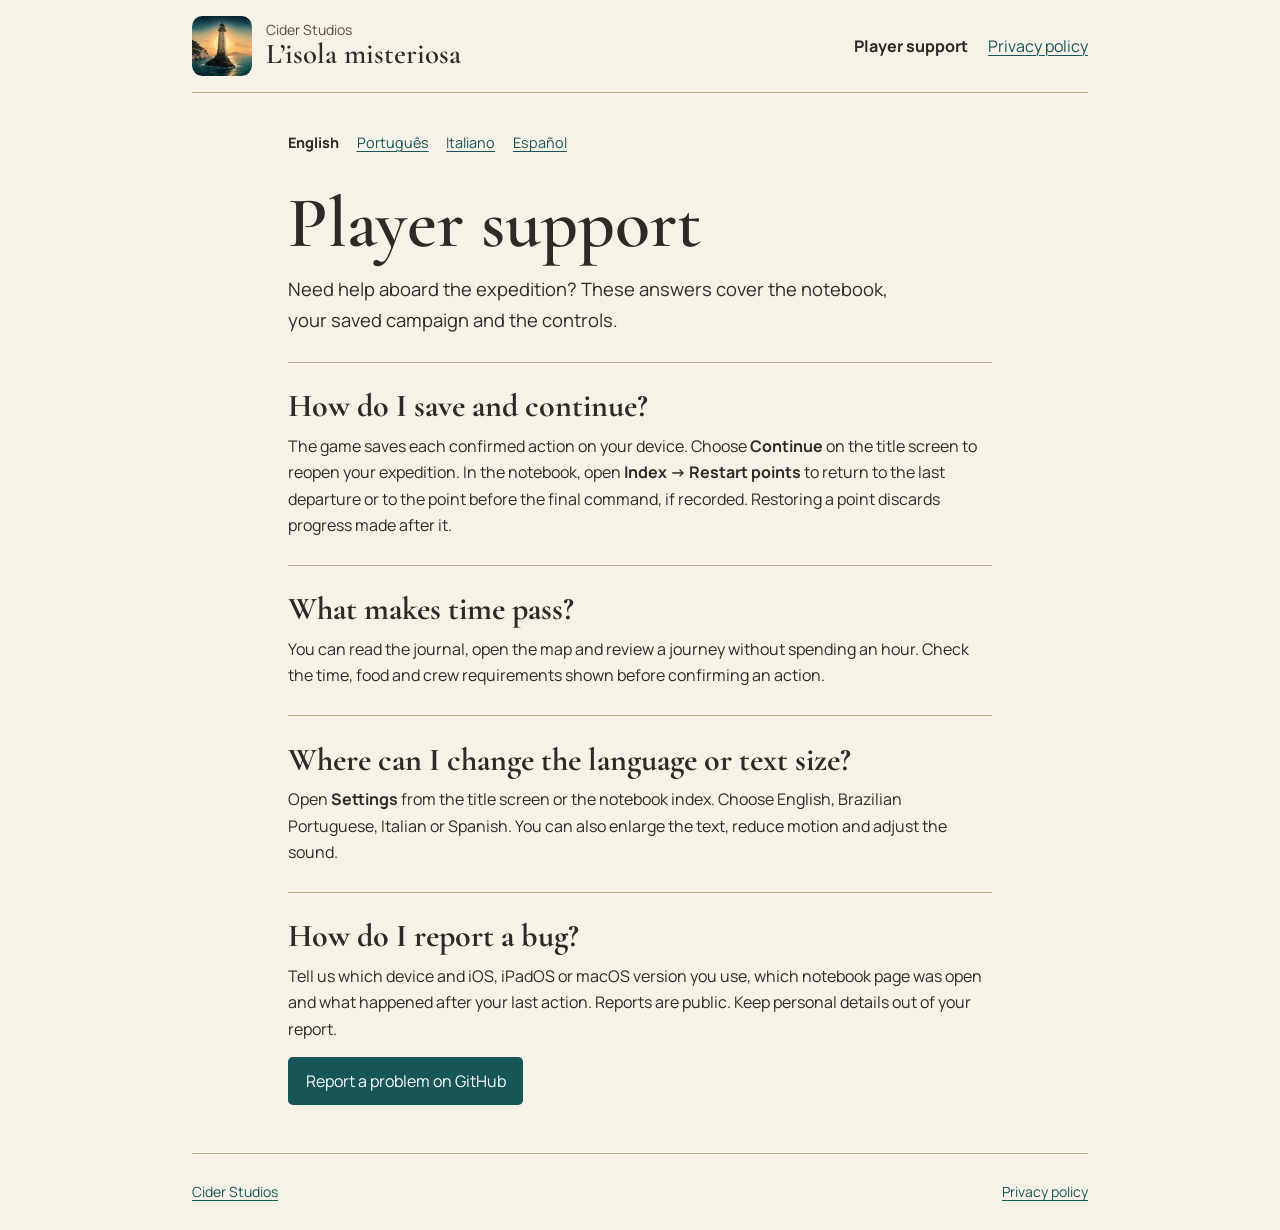
<file: index.html>
<!doctype html>
<html lang="en">
<head>
  <meta charset="utf-8">
  <meta name="viewport" content="width=device-width, initial-scale=1">
  <meta name="description" content="Need help aboard the expedition? These answers cover the notebook, your saved campaign and the controls.">
  <title>Player support · L’isola misteriosa</title>
  <link rel="canonical" href="https://ciderstudios.github.io/lisola-misteriosa-site/">
  <link rel="alternate" hreflang="en" href="https://ciderstudios.github.io/lisola-misteriosa-site/">
  <link rel="alternate" hreflang="pt-BR" href="https://ciderstudios.github.io/lisola-misteriosa-site/pt/">
  <link rel="alternate" hreflang="it" href="https://ciderstudios.github.io/lisola-misteriosa-site/it/">
  <link rel="alternate" hreflang="es" href="https://ciderstudios.github.io/lisola-misteriosa-site/es/">
  <link rel="icon" href="assets/lighthouse.png" type="image/png">
  <link rel="stylesheet" href="style.css">
</head>
<body>
  <a class="skip" href="#main">Skip to content</a>
  <header>
    <div class="brand"><img src="assets/lighthouse.png" width="60" height="60" alt=""><div><span>Cider Studios</span><strong>L’isola misteriosa</strong></div></div>
    <nav class="primary" aria-label="Navigation"><a href="index.html" aria-current="page">Player support</a><a href="privacy.html">Privacy policy</a></nav>
  </header>
  <main id="main">
    <nav class="languages" aria-label="Languages"><a lang="en" hreflang="en" href="index.html" aria-current="page">English</a><a lang="pt-BR" hreflang="pt-BR" href="pt/index.html">Português</a><a lang="it" hreflang="it" href="it/index.html">Italiano</a><a lang="es" hreflang="es" href="es/index.html">Español</a></nav>
    <h1>Player support</h1>
    <p class="intro">Need help aboard the expedition? These answers cover the notebook, your saved campaign and the controls.</p>
    
    <section>
      <h2>How do I save and continue?</h2>
      <p>The game saves each confirmed action on your device. Choose <strong>Continue</strong> on the title screen to reopen your expedition. In the notebook, open <strong>Index → Restart points</strong> to return to the last departure or to the point before the final command, if recorded. Restoring a point discards progress made after it.</p>
    </section>
    <section>
      <h2>What makes time pass?</h2>
      <p>You can read the journal, open the map and review a journey without spending an hour. Check the time, food and crew requirements shown before confirming an action.</p>
    </section>
    <section>
      <h2>Where can I change the language or text size?</h2>
      <p>Open <strong>Settings</strong> from the title screen or the notebook index. Choose English, Brazilian Portuguese, Italian or Spanish. You can also enlarge the text, reduce motion and adjust the sound.</p>
    </section>
    <section>
      <h2>How do I report a bug?</h2>
      <p>Tell us which device and iOS, iPadOS or macOS version you use, which notebook page was open and what happened after your last action. Reports are public. Keep personal details out of your report.</p>
      <p><a class="action" href="https://github.com/ciderstudios/lisola-misteriosa-site/issues/new">Report a problem on GitHub</a></p>
    </section>
  </main>
  <footer><a href="https://ciderstudios.app/">Cider Studios</a><a href="privacy.html">Privacy policy</a></footer>
</body>
</html>
</file>
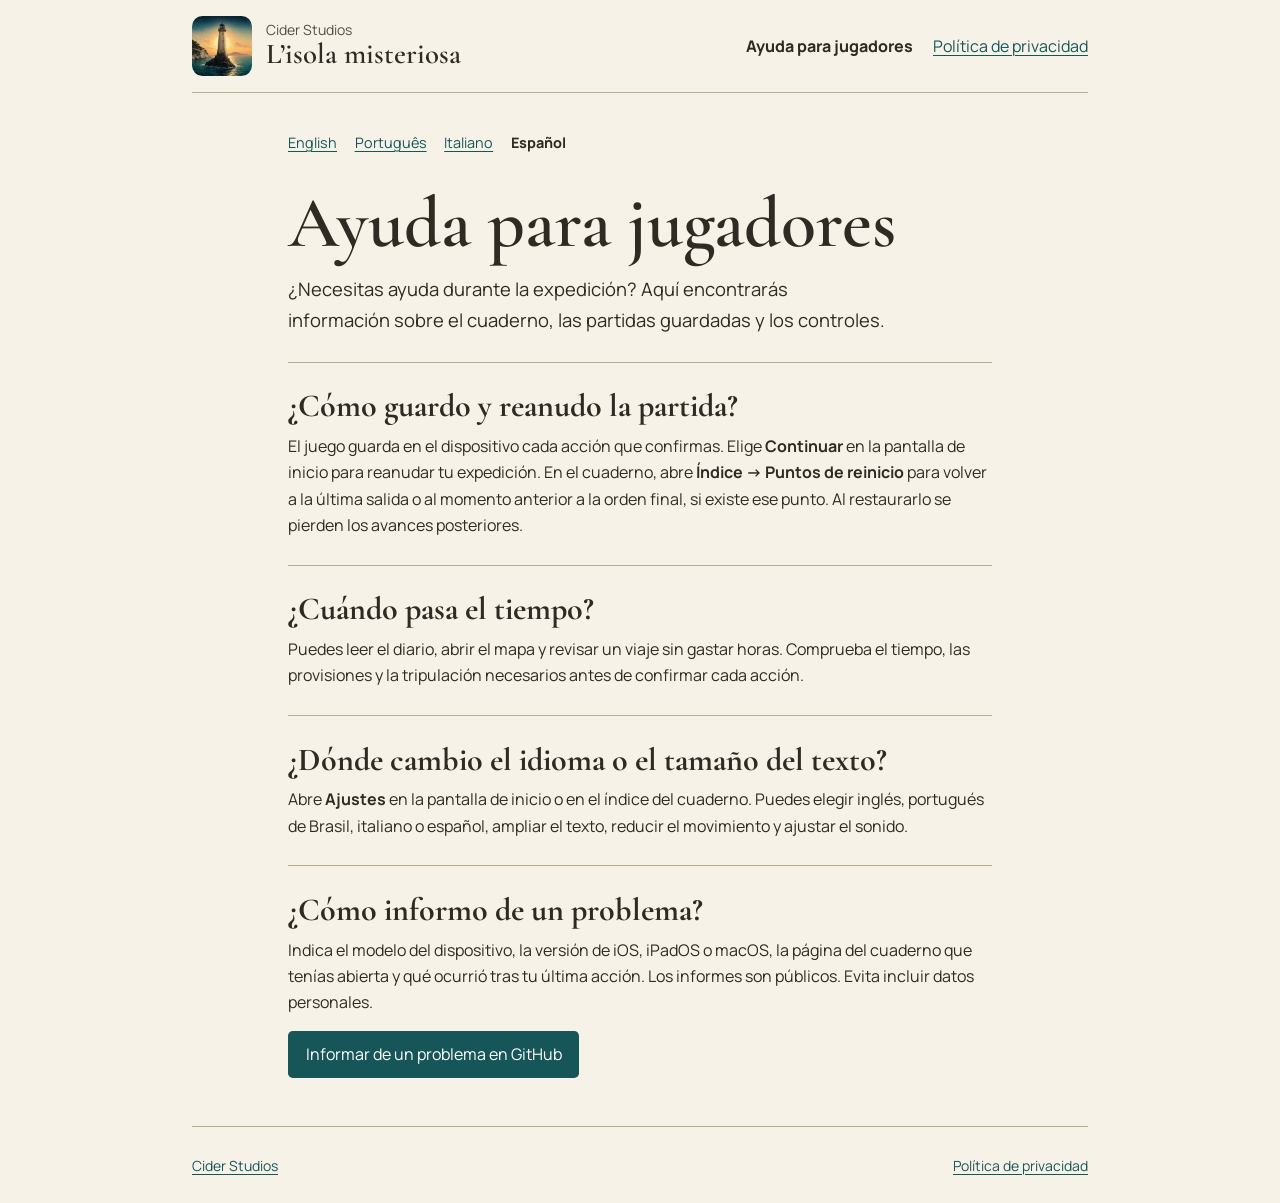
<file: es/index.html>
<!doctype html>
<html lang="es">
<head>
  <meta charset="utf-8">
  <meta name="viewport" content="width=device-width, initial-scale=1">
  <meta name="description" content="¿Necesitas ayuda durante la expedición? Aquí encontrarás información sobre el cuaderno, las partidas guardadas y los controles.">
  <title>Ayuda para jugadores · L’isola misteriosa</title>
  <link rel="canonical" href="https://ciderstudios.github.io/lisola-misteriosa-site/es/">
  <link rel="alternate" hreflang="en" href="https://ciderstudios.github.io/lisola-misteriosa-site/">
  <link rel="alternate" hreflang="pt-BR" href="https://ciderstudios.github.io/lisola-misteriosa-site/pt/">
  <link rel="alternate" hreflang="it" href="https://ciderstudios.github.io/lisola-misteriosa-site/it/">
  <link rel="alternate" hreflang="es" href="https://ciderstudios.github.io/lisola-misteriosa-site/es/">
  <link rel="icon" href="../assets/lighthouse.png" type="image/png">
  <link rel="stylesheet" href="../style.css">
</head>
<body>
  <a class="skip" href="#main">Ir al contenido</a>
  <header>
    <div class="brand"><img src="../assets/lighthouse.png" width="60" height="60" alt=""><div><span>Cider Studios</span><strong>L’isola misteriosa</strong></div></div>
    <nav class="primary" aria-label="Navegación"><a href="index.html" aria-current="page">Ayuda para jugadores</a><a href="privacy.html">Política de privacidad</a></nav>
  </header>
  <main id="main">
    <nav class="languages" aria-label="Idiomas"><a lang="en" hreflang="en" href="../index.html">English</a><a lang="pt-BR" hreflang="pt-BR" href="../pt/index.html">Português</a><a lang="it" hreflang="it" href="../it/index.html">Italiano</a><a lang="es" hreflang="es" href="../es/index.html" aria-current="page">Español</a></nav>
    <h1>Ayuda para jugadores</h1>
    <p class="intro">¿Necesitas ayuda durante la expedición? Aquí encontrarás información sobre el cuaderno, las partidas guardadas y los controles.</p>
    
    <section>
      <h2>¿Cómo guardo y reanudo la partida?</h2>
      <p>El juego guarda en el dispositivo cada acción que confirmas. Elige <strong>Continuar</strong> en la pantalla de inicio para reanudar tu expedición. En el cuaderno, abre <strong>Índice → Puntos de reinicio</strong> para volver a la última salida o al momento anterior a la orden final, si existe ese punto. Al restaurarlo se pierden los avances posteriores.</p>
    </section>
    <section>
      <h2>¿Cuándo pasa el tiempo?</h2>
      <p>Puedes leer el diario, abrir el mapa y revisar un viaje sin gastar horas. Comprueba el tiempo, las provisiones y la tripulación necesarios antes de confirmar cada acción.</p>
    </section>
    <section>
      <h2>¿Dónde cambio el idioma o el tamaño del texto?</h2>
      <p>Abre <strong>Ajustes</strong> en la pantalla de inicio o en el índice del cuaderno. Puedes elegir inglés, portugués de Brasil, italiano o español, ampliar el texto, reducir el movimiento y ajustar el sonido.</p>
    </section>
    <section>
      <h2>¿Cómo informo de un problema?</h2>
      <p>Indica el modelo del dispositivo, la versión de iOS, iPadOS o macOS, la página del cuaderno que tenías abierta y qué ocurrió tras tu última acción. Los informes son públicos. Evita incluir datos personales.</p>
      <p><a class="action" href="https://github.com/ciderstudios/lisola-misteriosa-site/issues/new">Informar de un problema en GitHub</a></p>
    </section>
  </main>
  <footer><a href="https://ciderstudios.app/">Cider Studios</a><a href="privacy.html">Política de privacidad</a></footer>
</body>
</html>
</file>
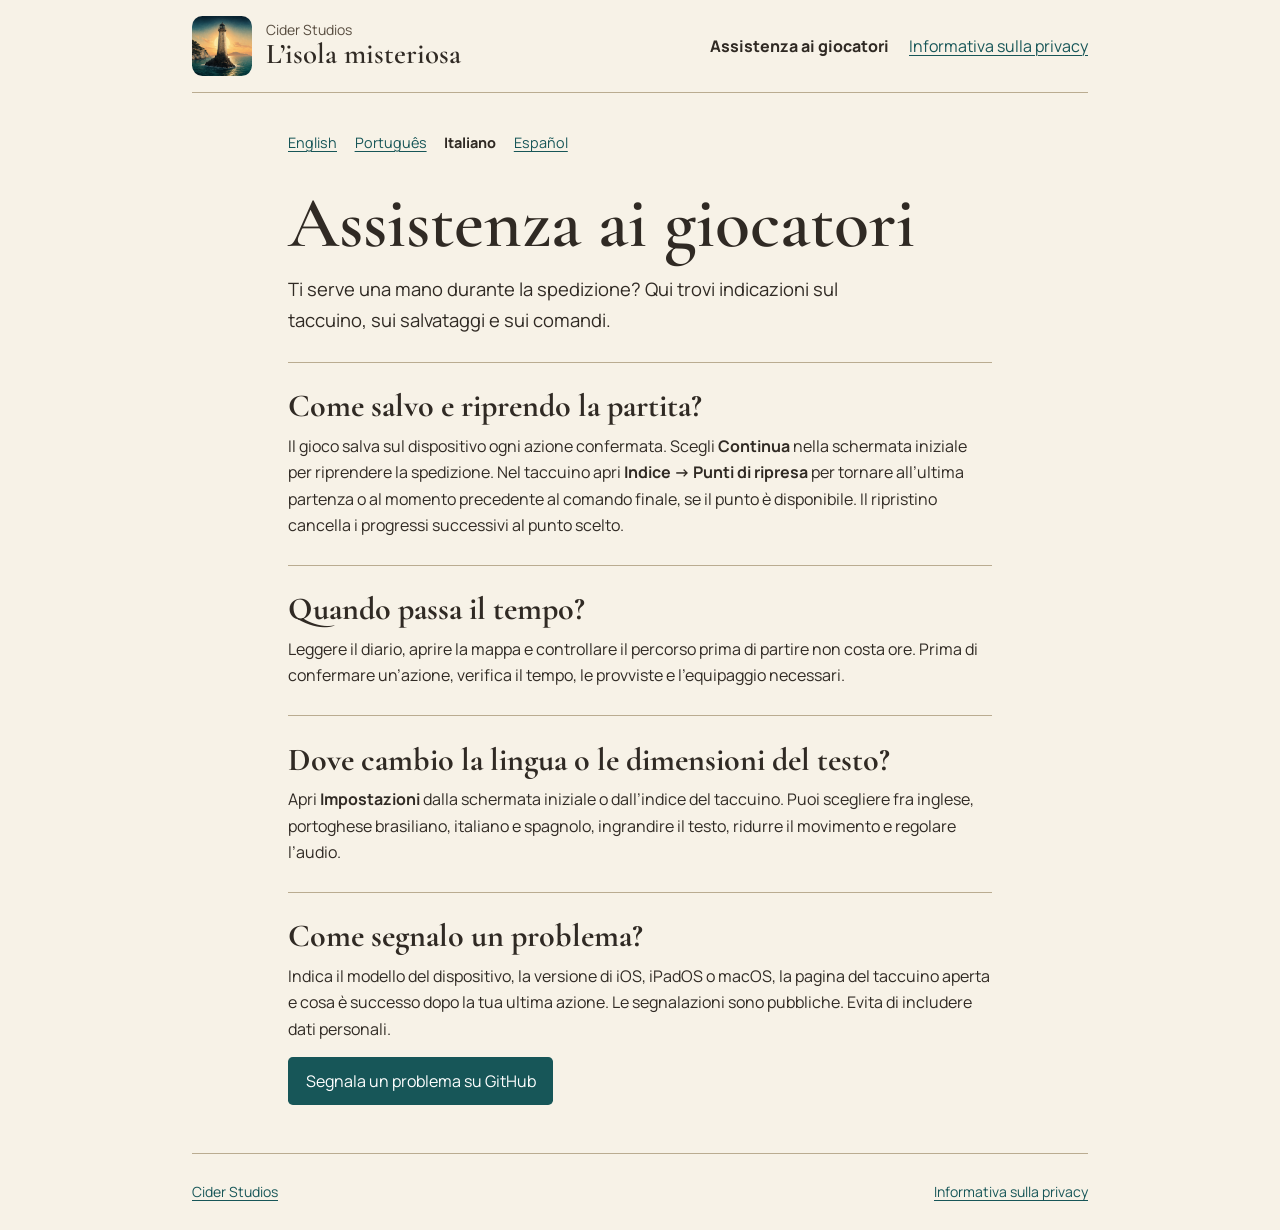
<file: it/index.html>
<!doctype html>
<html lang="it">
<head>
  <meta charset="utf-8">
  <meta name="viewport" content="width=device-width, initial-scale=1">
  <meta name="description" content="Ti serve una mano durante la spedizione? Qui trovi indicazioni sul taccuino, sui salvataggi e sui comandi.">
  <title>Assistenza ai giocatori · L’isola misteriosa</title>
  <link rel="canonical" href="https://ciderstudios.github.io/lisola-misteriosa-site/it/">
  <link rel="alternate" hreflang="en" href="https://ciderstudios.github.io/lisola-misteriosa-site/">
  <link rel="alternate" hreflang="pt-BR" href="https://ciderstudios.github.io/lisola-misteriosa-site/pt/">
  <link rel="alternate" hreflang="it" href="https://ciderstudios.github.io/lisola-misteriosa-site/it/">
  <link rel="alternate" hreflang="es" href="https://ciderstudios.github.io/lisola-misteriosa-site/es/">
  <link rel="icon" href="../assets/lighthouse.png" type="image/png">
  <link rel="stylesheet" href="../style.css">
</head>
<body>
  <a class="skip" href="#main">Vai al contenuto</a>
  <header>
    <div class="brand"><img src="../assets/lighthouse.png" width="60" height="60" alt=""><div><span>Cider Studios</span><strong>L’isola misteriosa</strong></div></div>
    <nav class="primary" aria-label="Navigazione"><a href="index.html" aria-current="page">Assistenza ai giocatori</a><a href="privacy.html">Informativa sulla privacy</a></nav>
  </header>
  <main id="main">
    <nav class="languages" aria-label="Lingue"><a lang="en" hreflang="en" href="../index.html">English</a><a lang="pt-BR" hreflang="pt-BR" href="../pt/index.html">Português</a><a lang="it" hreflang="it" href="../it/index.html" aria-current="page">Italiano</a><a lang="es" hreflang="es" href="../es/index.html">Español</a></nav>
    <h1>Assistenza ai giocatori</h1>
    <p class="intro">Ti serve una mano durante la spedizione? Qui trovi indicazioni sul taccuino, sui salvataggi e sui comandi.</p>
    
    <section>
      <h2>Come salvo e riprendo la partita?</h2>
      <p>Il gioco salva sul dispositivo ogni azione confermata. Scegli <strong>Continua</strong> nella schermata iniziale per riprendere la spedizione. Nel taccuino apri <strong>Indice → Punti di ripresa</strong> per tornare all’ultima partenza o al momento precedente al comando finale, se il punto è disponibile. Il ripristino cancella i progressi successivi al punto scelto.</p>
    </section>
    <section>
      <h2>Quando passa il tempo?</h2>
      <p>Leggere il diario, aprire la mappa e controllare il percorso prima di partire non costa ore. Prima di confermare un’azione, verifica il tempo, le provviste e l’equipaggio necessari.</p>
    </section>
    <section>
      <h2>Dove cambio la lingua o le dimensioni del testo?</h2>
      <p>Apri <strong>Impostazioni</strong> dalla schermata iniziale o dall’indice del taccuino. Puoi scegliere fra inglese, portoghese brasiliano, italiano e spagnolo, ingrandire il testo, ridurre il movimento e regolare l’audio.</p>
    </section>
    <section>
      <h2>Come segnalo un problema?</h2>
      <p>Indica il modello del dispositivo, la versione di iOS, iPadOS o macOS, la pagina del taccuino aperta e cosa è successo dopo la tua ultima azione. Le segnalazioni sono pubbliche. Evita di includere dati personali.</p>
      <p><a class="action" href="https://github.com/ciderstudios/lisola-misteriosa-site/issues/new">Segnala un problema su GitHub</a></p>
    </section>
  </main>
  <footer><a href="https://ciderstudios.app/">Cider Studios</a><a href="privacy.html">Informativa sulla privacy</a></footer>
</body>
</html>
</file>
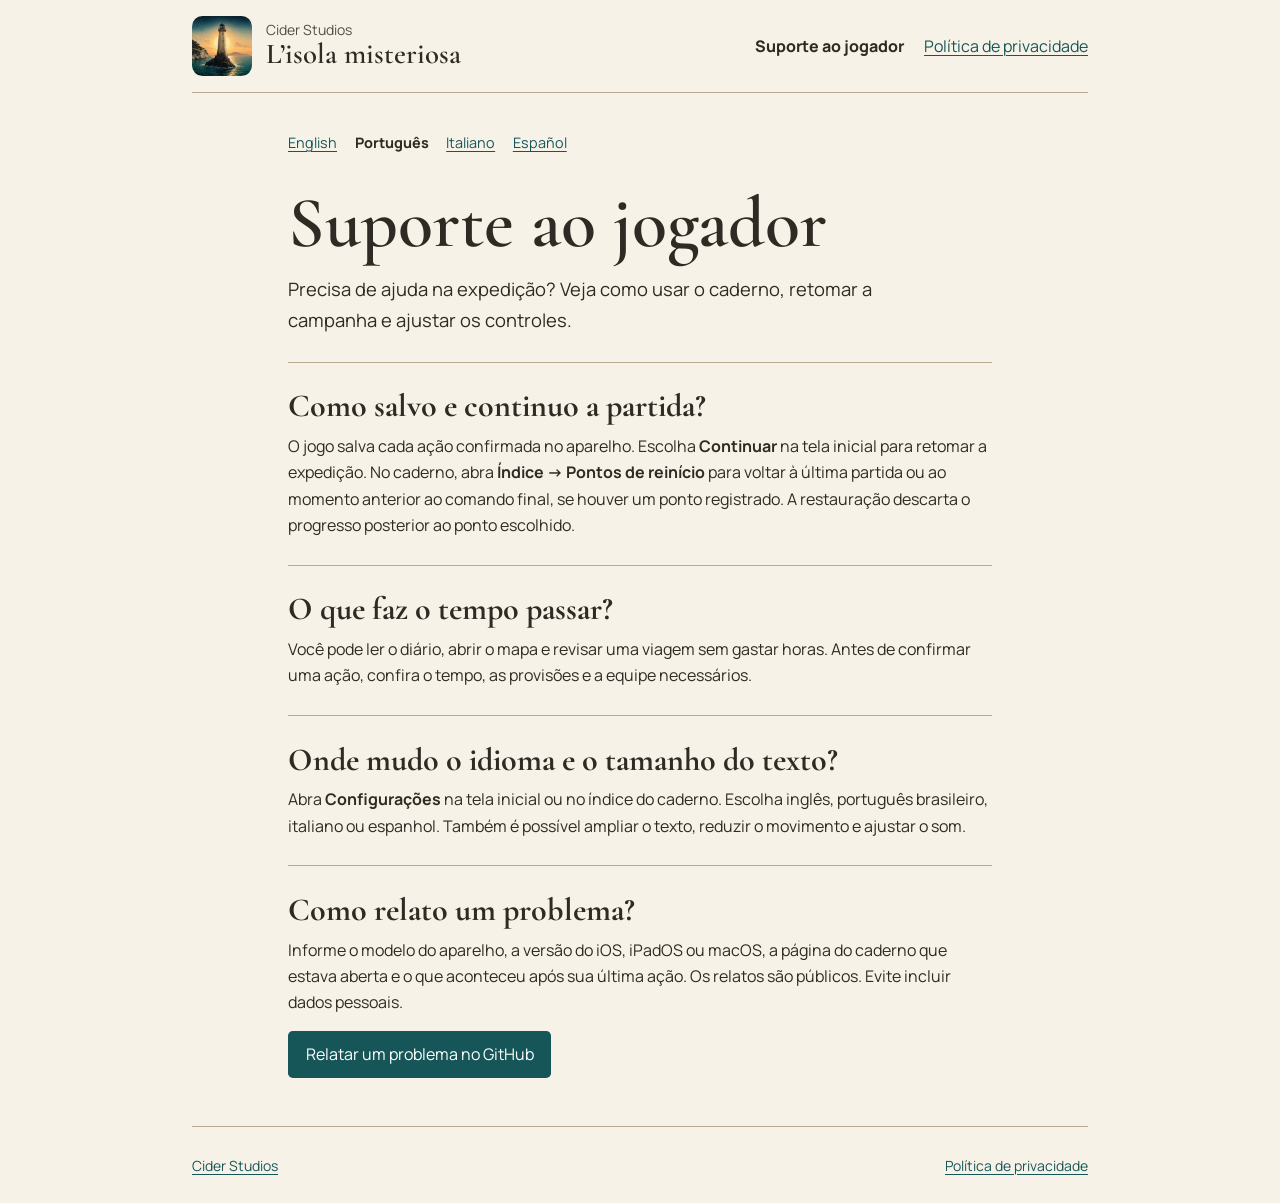
<file: pt/index.html>
<!doctype html>
<html lang="pt-BR">
<head>
  <meta charset="utf-8">
  <meta name="viewport" content="width=device-width, initial-scale=1">
  <meta name="description" content="Precisa de ajuda na expedição? Veja como usar o caderno, retomar a campanha e ajustar os controles.">
  <title>Suporte ao jogador · L’isola misteriosa</title>
  <link rel="canonical" href="https://ciderstudios.github.io/lisola-misteriosa-site/pt/">
  <link rel="alternate" hreflang="en" href="https://ciderstudios.github.io/lisola-misteriosa-site/">
  <link rel="alternate" hreflang="pt-BR" href="https://ciderstudios.github.io/lisola-misteriosa-site/pt/">
  <link rel="alternate" hreflang="it" href="https://ciderstudios.github.io/lisola-misteriosa-site/it/">
  <link rel="alternate" hreflang="es" href="https://ciderstudios.github.io/lisola-misteriosa-site/es/">
  <link rel="icon" href="../assets/lighthouse.png" type="image/png">
  <link rel="stylesheet" href="../style.css">
</head>
<body>
  <a class="skip" href="#main">Ir para o conteúdo</a>
  <header>
    <div class="brand"><img src="../assets/lighthouse.png" width="60" height="60" alt=""><div><span>Cider Studios</span><strong>L’isola misteriosa</strong></div></div>
    <nav class="primary" aria-label="Navegação"><a href="index.html" aria-current="page">Suporte ao jogador</a><a href="privacy.html">Política de privacidade</a></nav>
  </header>
  <main id="main">
    <nav class="languages" aria-label="Idiomas"><a lang="en" hreflang="en" href="../index.html">English</a><a lang="pt-BR" hreflang="pt-BR" href="../pt/index.html" aria-current="page">Português</a><a lang="it" hreflang="it" href="../it/index.html">Italiano</a><a lang="es" hreflang="es" href="../es/index.html">Español</a></nav>
    <h1>Suporte ao jogador</h1>
    <p class="intro">Precisa de ajuda na expedição? Veja como usar o caderno, retomar a campanha e ajustar os controles.</p>
    
    <section>
      <h2>Como salvo e continuo a partida?</h2>
      <p>O jogo salva cada ação confirmada no aparelho. Escolha <strong>Continuar</strong> na tela inicial para retomar a expedição. No caderno, abra <strong>Índice → Pontos de reinício</strong> para voltar à última partida ou ao momento anterior ao comando final, se houver um ponto registrado. A restauração descarta o progresso posterior ao ponto escolhido.</p>
    </section>
    <section>
      <h2>O que faz o tempo passar?</h2>
      <p>Você pode ler o diário, abrir o mapa e revisar uma viagem sem gastar horas. Antes de confirmar uma ação, confira o tempo, as provisões e a equipe necessários.</p>
    </section>
    <section>
      <h2>Onde mudo o idioma e o tamanho do texto?</h2>
      <p>Abra <strong>Configurações</strong> na tela inicial ou no índice do caderno. Escolha inglês, português brasileiro, italiano ou espanhol. Também é possível ampliar o texto, reduzir o movimento e ajustar o som.</p>
    </section>
    <section>
      <h2>Como relato um problema?</h2>
      <p>Informe o modelo do aparelho, a versão do iOS, iPadOS ou macOS, a página do caderno que estava aberta e o que aconteceu após sua última ação. Os relatos são públicos. Evite incluir dados pessoais.</p>
      <p><a class="action" href="https://github.com/ciderstudios/lisola-misteriosa-site/issues/new">Relatar um problema no GitHub</a></p>
    </section>
  </main>
  <footer><a href="https://ciderstudios.app/">Cider Studios</a><a href="privacy.html">Política de privacidade</a></footer>
</body>
</html>
</file>
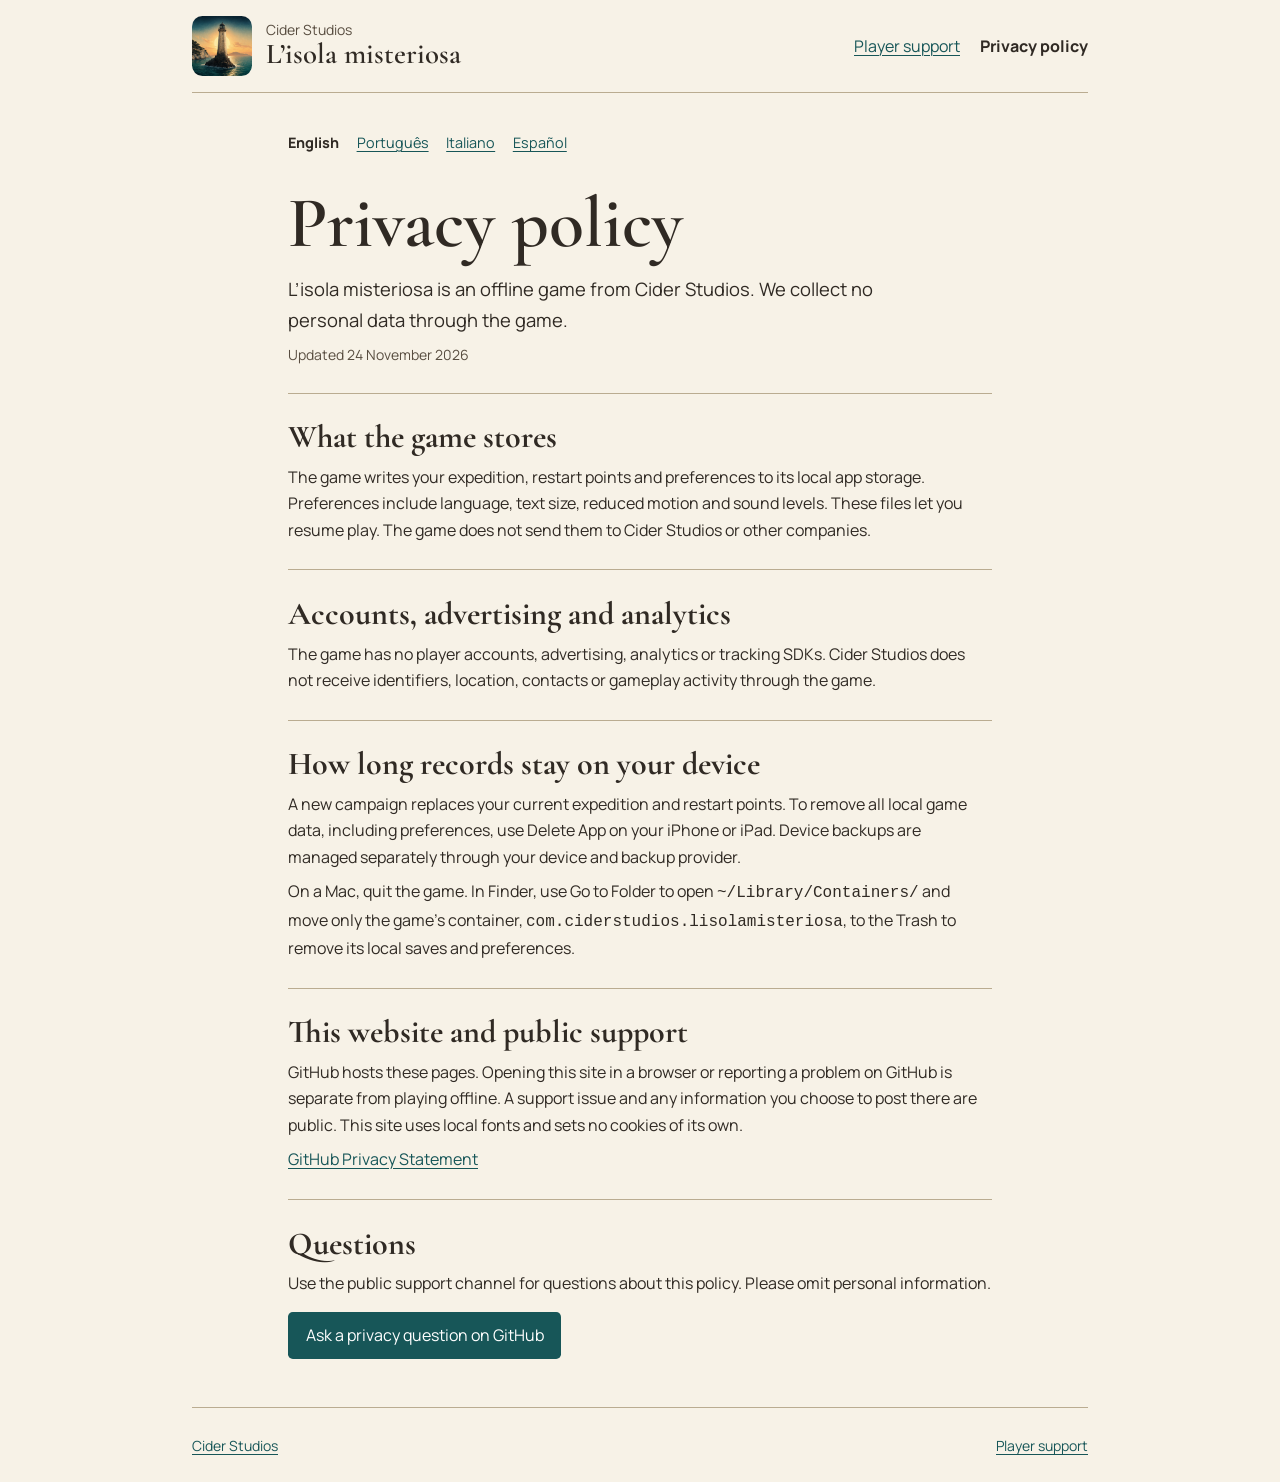
<file: privacy.html>
<!doctype html>
<html lang="en">
<head>
  <meta charset="utf-8">
  <meta name="viewport" content="width=device-width, initial-scale=1">
  <meta name="description" content="L’isola misteriosa is an offline game from Cider Studios. We collect no personal data through the game.">
  <title>Privacy policy · L’isola misteriosa</title>
  <link rel="canonical" href="https://ciderstudios.github.io/lisola-misteriosa-site/privacy.html">
  <link rel="alternate" hreflang="en" href="https://ciderstudios.github.io/lisola-misteriosa-site/privacy.html">
  <link rel="alternate" hreflang="pt-BR" href="https://ciderstudios.github.io/lisola-misteriosa-site/pt/privacy.html">
  <link rel="alternate" hreflang="it" href="https://ciderstudios.github.io/lisola-misteriosa-site/it/privacy.html">
  <link rel="alternate" hreflang="es" href="https://ciderstudios.github.io/lisola-misteriosa-site/es/privacy.html">
  <link rel="icon" href="assets/lighthouse.png" type="image/png">
  <link rel="stylesheet" href="style.css">
</head>
<body>
  <a class="skip" href="#main">Skip to content</a>
  <header>
    <div class="brand"><img src="assets/lighthouse.png" width="60" height="60" alt=""><div><span>Cider Studios</span><strong>L’isola misteriosa</strong></div></div>
    <nav class="primary" aria-label="Navigation"><a href="index.html">Player support</a><a href="privacy.html" aria-current="page">Privacy policy</a></nav>
  </header>
  <main id="main">
    <nav class="languages" aria-label="Languages"><a lang="en" hreflang="en" href="privacy.html" aria-current="page">English</a><a lang="pt-BR" hreflang="pt-BR" href="pt/privacy.html">Português</a><a lang="it" hreflang="it" href="it/privacy.html">Italiano</a><a lang="es" hreflang="es" href="es/privacy.html">Español</a></nav>
    <h1>Privacy policy</h1>
    <p class="intro">L’isola misteriosa is an offline game from Cider Studios. We collect no personal data through the game.</p>
    <p class="date"><time datetime="2026-11-24">Updated 24 November 2026</time></p>
    <section>
      <h2>What the game stores</h2>
      <p>The game writes your expedition, restart points and preferences to its local app storage. Preferences include language, text size, reduced motion and sound levels. These files let you resume play. The game does not send them to Cider Studios or other companies.</p>
    </section>
    <section>
      <h2>Accounts, advertising and analytics</h2>
      <p>The game has no player accounts, advertising, analytics or tracking SDKs. Cider Studios does not receive identifiers, location, contacts or gameplay activity through the game.</p>
    </section>
    <section>
      <h2>How long records stay on your device</h2>
      <p>A new campaign replaces your current expedition and restart points. To remove all local game data, including preferences, use Delete App on your iPhone or iPad. Device backups are managed separately through your device and backup provider.</p>
      <p>On a Mac, quit the game. In Finder, use Go to Folder to open <code>~/Library/Containers/</code> and move only the game’s container, <code>com.ciderstudios.lisolamisteriosa</code>, to the Trash to remove its local saves and preferences.</p>
    </section>
    <section>
      <h2>This website and public support</h2>
      <p>GitHub hosts these pages. Opening this site in a browser or reporting a problem on GitHub is separate from playing offline. A support issue and any information you choose to post there are public. This site uses local fonts and sets no cookies of its own.</p>
      <p><a href="https://docs.github.com/en/site-policy/privacy-policies/github-general-privacy-statement">GitHub Privacy Statement</a></p>
    </section>
    <section>
      <h2>Questions</h2>
      <p>Use the public support channel for questions about this policy. Please omit personal information.</p>
      <p><a class="action" href="https://github.com/ciderstudios/lisola-misteriosa-site/issues">Ask a privacy question on GitHub</a></p>
    </section>
  </main>
  <footer><a href="https://ciderstudios.app/">Cider Studios</a><a href="index.html">Player support</a></footer>
</body>
</html>
</file>
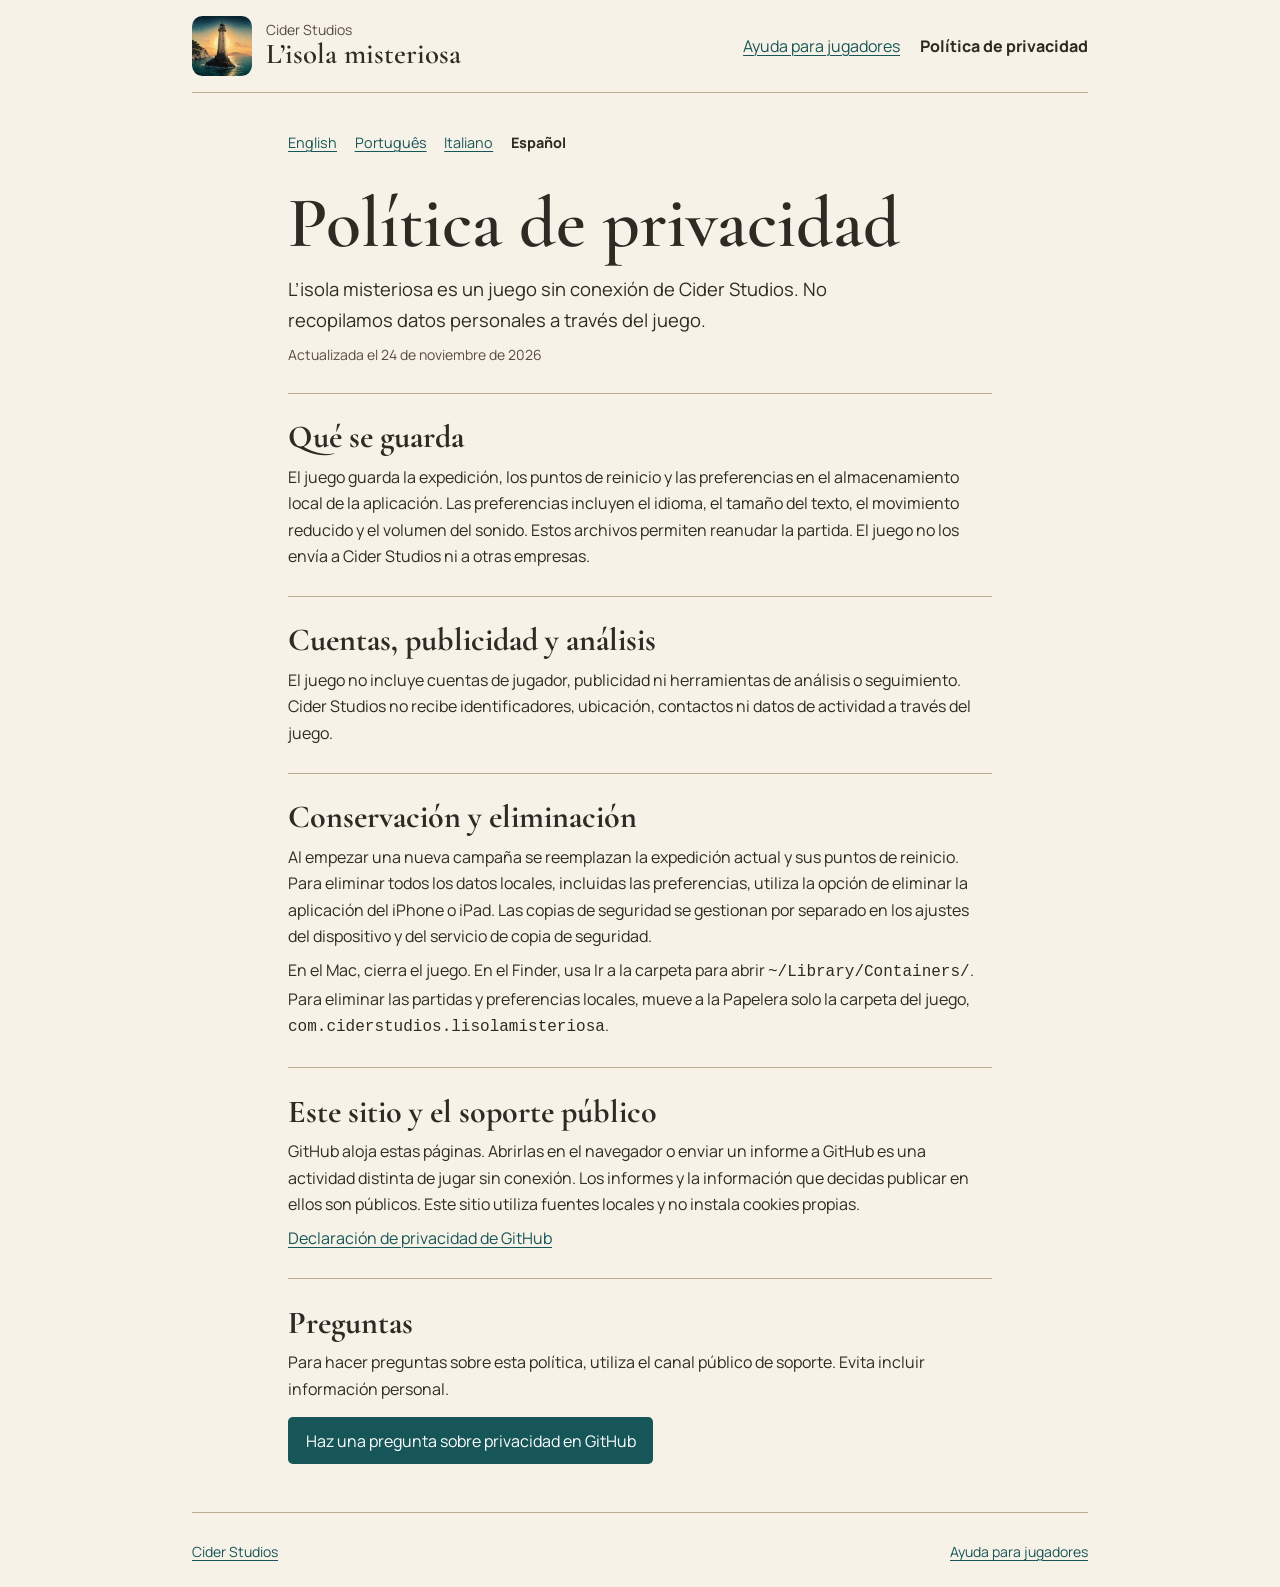
<file: es/privacy.html>
<!doctype html>
<html lang="es">
<head>
  <meta charset="utf-8">
  <meta name="viewport" content="width=device-width, initial-scale=1">
  <meta name="description" content="L’isola misteriosa es un juego sin conexión de Cider Studios. No recopilamos datos personales a través del juego.">
  <title>Política de privacidad · L’isola misteriosa</title>
  <link rel="canonical" href="https://ciderstudios.github.io/lisola-misteriosa-site/es/privacy.html">
  <link rel="alternate" hreflang="en" href="https://ciderstudios.github.io/lisola-misteriosa-site/privacy.html">
  <link rel="alternate" hreflang="pt-BR" href="https://ciderstudios.github.io/lisola-misteriosa-site/pt/privacy.html">
  <link rel="alternate" hreflang="it" href="https://ciderstudios.github.io/lisola-misteriosa-site/it/privacy.html">
  <link rel="alternate" hreflang="es" href="https://ciderstudios.github.io/lisola-misteriosa-site/es/privacy.html">
  <link rel="icon" href="../assets/lighthouse.png" type="image/png">
  <link rel="stylesheet" href="../style.css">
</head>
<body>
  <a class="skip" href="#main">Ir al contenido</a>
  <header>
    <div class="brand"><img src="../assets/lighthouse.png" width="60" height="60" alt=""><div><span>Cider Studios</span><strong>L’isola misteriosa</strong></div></div>
    <nav class="primary" aria-label="Navegación"><a href="index.html">Ayuda para jugadores</a><a href="privacy.html" aria-current="page">Política de privacidad</a></nav>
  </header>
  <main id="main">
    <nav class="languages" aria-label="Idiomas"><a lang="en" hreflang="en" href="../privacy.html">English</a><a lang="pt-BR" hreflang="pt-BR" href="../pt/privacy.html">Português</a><a lang="it" hreflang="it" href="../it/privacy.html">Italiano</a><a lang="es" hreflang="es" href="../es/privacy.html" aria-current="page">Español</a></nav>
    <h1>Política de privacidad</h1>
    <p class="intro">L’isola misteriosa es un juego sin conexión de Cider Studios. No recopilamos datos personales a través del juego.</p>
    <p class="date"><time datetime="2026-11-24">Actualizada el 24 de noviembre de 2026</time></p>
    <section>
      <h2>Qué se guarda</h2>
      <p>El juego guarda la expedición, los puntos de reinicio y las preferencias en el almacenamiento local de la aplicación. Las preferencias incluyen el idioma, el tamaño del texto, el movimiento reducido y el volumen del sonido. Estos archivos permiten reanudar la partida. El juego no los envía a Cider Studios ni a otras empresas.</p>
    </section>
    <section>
      <h2>Cuentas, publicidad y análisis</h2>
      <p>El juego no incluye cuentas de jugador, publicidad ni herramientas de análisis o seguimiento. Cider Studios no recibe identificadores, ubicación, contactos ni datos de actividad a través del juego.</p>
    </section>
    <section>
      <h2>Conservación y eliminación</h2>
      <p>Al empezar una nueva campaña se reemplazan la expedición actual y sus puntos de reinicio. Para eliminar todos los datos locales, incluidas las preferencias, utiliza la opción de eliminar la aplicación del iPhone o iPad. Las copias de seguridad se gestionan por separado en los ajustes del dispositivo y del servicio de copia de seguridad.</p>
      <p>En el Mac, cierra el juego. En el Finder, usa Ir a la carpeta para abrir <code>~/Library/Containers/</code>. Para eliminar las partidas y preferencias locales, mueve a la Papelera solo la carpeta del juego, <code>com.ciderstudios.lisolamisteriosa</code>.</p>
    </section>
    <section>
      <h2>Este sitio y el soporte público</h2>
      <p>GitHub aloja estas páginas. Abrirlas en el navegador o enviar un informe a GitHub es una actividad distinta de jugar sin conexión. Los informes y la información que decidas publicar en ellos son públicos. Este sitio utiliza fuentes locales y no instala cookies propias.</p>
      <p><a href="https://docs.github.com/en/site-policy/privacy-policies/github-general-privacy-statement">Declaración de privacidad de GitHub</a></p>
    </section>
    <section>
      <h2>Preguntas</h2>
      <p>Para hacer preguntas sobre esta política, utiliza el canal público de soporte. Evita incluir información personal.</p>
      <p><a class="action" href="https://github.com/ciderstudios/lisola-misteriosa-site/issues">Haz una pregunta sobre privacidad en GitHub</a></p>
    </section>
  </main>
  <footer><a href="https://ciderstudios.app/">Cider Studios</a><a href="index.html">Ayuda para jugadores</a></footer>
</body>
</html>
</file>
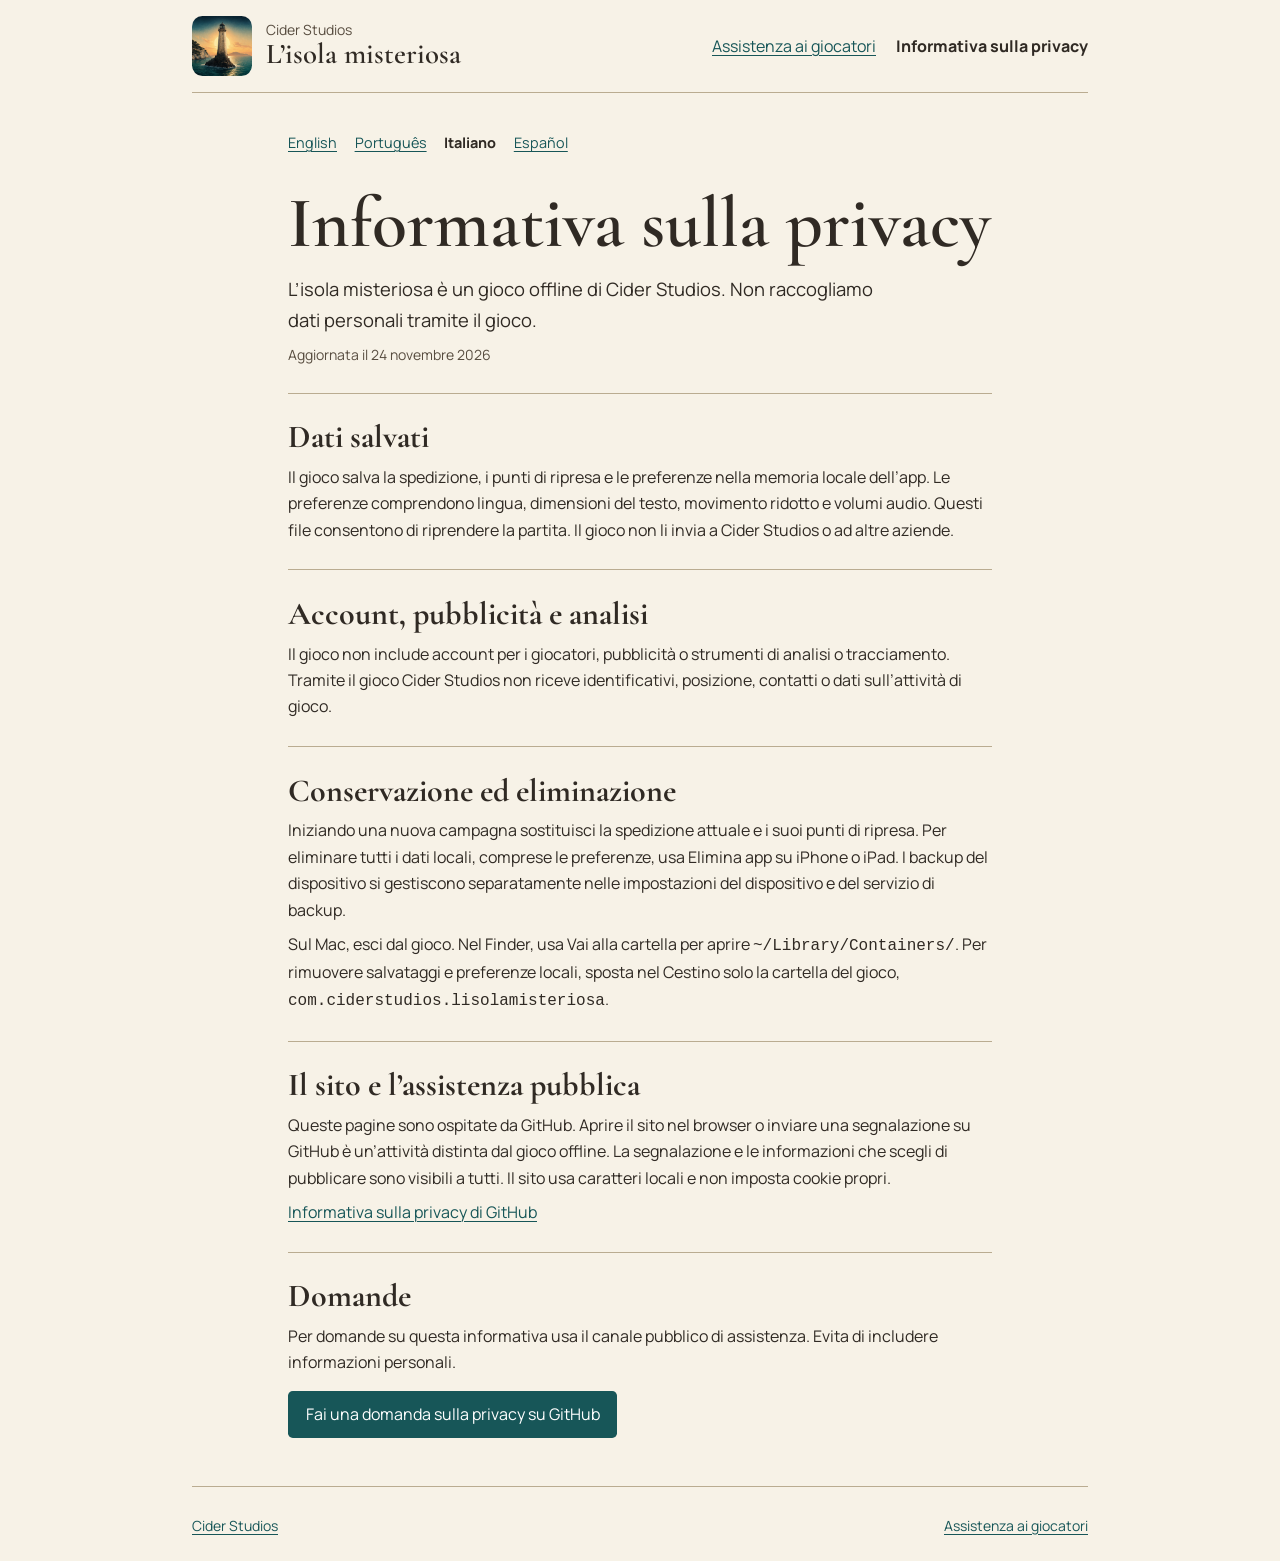
<file: it/privacy.html>
<!doctype html>
<html lang="it">
<head>
  <meta charset="utf-8">
  <meta name="viewport" content="width=device-width, initial-scale=1">
  <meta name="description" content="L’isola misteriosa è un gioco offline di Cider Studios. Non raccogliamo dati personali tramite il gioco.">
  <title>Informativa sulla privacy · L’isola misteriosa</title>
  <link rel="canonical" href="https://ciderstudios.github.io/lisola-misteriosa-site/it/privacy.html">
  <link rel="alternate" hreflang="en" href="https://ciderstudios.github.io/lisola-misteriosa-site/privacy.html">
  <link rel="alternate" hreflang="pt-BR" href="https://ciderstudios.github.io/lisola-misteriosa-site/pt/privacy.html">
  <link rel="alternate" hreflang="it" href="https://ciderstudios.github.io/lisola-misteriosa-site/it/privacy.html">
  <link rel="alternate" hreflang="es" href="https://ciderstudios.github.io/lisola-misteriosa-site/es/privacy.html">
  <link rel="icon" href="../assets/lighthouse.png" type="image/png">
  <link rel="stylesheet" href="../style.css">
</head>
<body>
  <a class="skip" href="#main">Vai al contenuto</a>
  <header>
    <div class="brand"><img src="../assets/lighthouse.png" width="60" height="60" alt=""><div><span>Cider Studios</span><strong>L’isola misteriosa</strong></div></div>
    <nav class="primary" aria-label="Navigazione"><a href="index.html">Assistenza ai giocatori</a><a href="privacy.html" aria-current="page">Informativa sulla privacy</a></nav>
  </header>
  <main id="main">
    <nav class="languages" aria-label="Lingue"><a lang="en" hreflang="en" href="../privacy.html">English</a><a lang="pt-BR" hreflang="pt-BR" href="../pt/privacy.html">Português</a><a lang="it" hreflang="it" href="../it/privacy.html" aria-current="page">Italiano</a><a lang="es" hreflang="es" href="../es/privacy.html">Español</a></nav>
    <h1>Informativa sulla privacy</h1>
    <p class="intro">L’isola misteriosa è un gioco offline di Cider Studios. Non raccogliamo dati personali tramite il gioco.</p>
    <p class="date"><time datetime="2026-11-24">Aggiornata il 24 novembre 2026</time></p>
    <section>
      <h2>Dati salvati</h2>
      <p>Il gioco salva la spedizione, i punti di ripresa e le preferenze nella memoria locale dell’app. Le preferenze comprendono lingua, dimensioni del testo, movimento ridotto e volumi audio. Questi file consentono di riprendere la partita. Il gioco non li invia a Cider Studios o ad altre aziende.</p>
    </section>
    <section>
      <h2>Account, pubblicità e analisi</h2>
      <p>Il gioco non include account per i giocatori, pubblicità o strumenti di analisi o tracciamento. Tramite il gioco Cider Studios non riceve identificativi, posizione, contatti o dati sull’attività di gioco.</p>
    </section>
    <section>
      <h2>Conservazione ed eliminazione</h2>
      <p>Iniziando una nuova campagna sostituisci la spedizione attuale e i suoi punti di ripresa. Per eliminare tutti i dati locali, comprese le preferenze, usa Elimina app su iPhone o iPad. I backup del dispositivo si gestiscono separatamente nelle impostazioni del dispositivo e del servizio di backup.</p>
      <p>Sul Mac, esci dal gioco. Nel Finder, usa Vai alla cartella per aprire <code>~/Library/Containers/</code>. Per rimuovere salvataggi e preferenze locali, sposta nel Cestino solo la cartella del gioco, <code>com.ciderstudios.lisolamisteriosa</code>.</p>
    </section>
    <section>
      <h2>Il sito e l’assistenza pubblica</h2>
      <p>Queste pagine sono ospitate da GitHub. Aprire il sito nel browser o inviare una segnalazione su GitHub è un’attività distinta dal gioco offline. La segnalazione e le informazioni che scegli di pubblicare sono visibili a tutti. Il sito usa caratteri locali e non imposta cookie propri.</p>
      <p><a href="https://docs.github.com/en/site-policy/privacy-policies/github-general-privacy-statement">Informativa sulla privacy di GitHub</a></p>
    </section>
    <section>
      <h2>Domande</h2>
      <p>Per domande su questa informativa usa il canale pubblico di assistenza. Evita di includere informazioni personali.</p>
      <p><a class="action" href="https://github.com/ciderstudios/lisola-misteriosa-site/issues">Fai una domanda sulla privacy su GitHub</a></p>
    </section>
  </main>
  <footer><a href="https://ciderstudios.app/">Cider Studios</a><a href="index.html">Assistenza ai giocatori</a></footer>
</body>
</html>
</file>
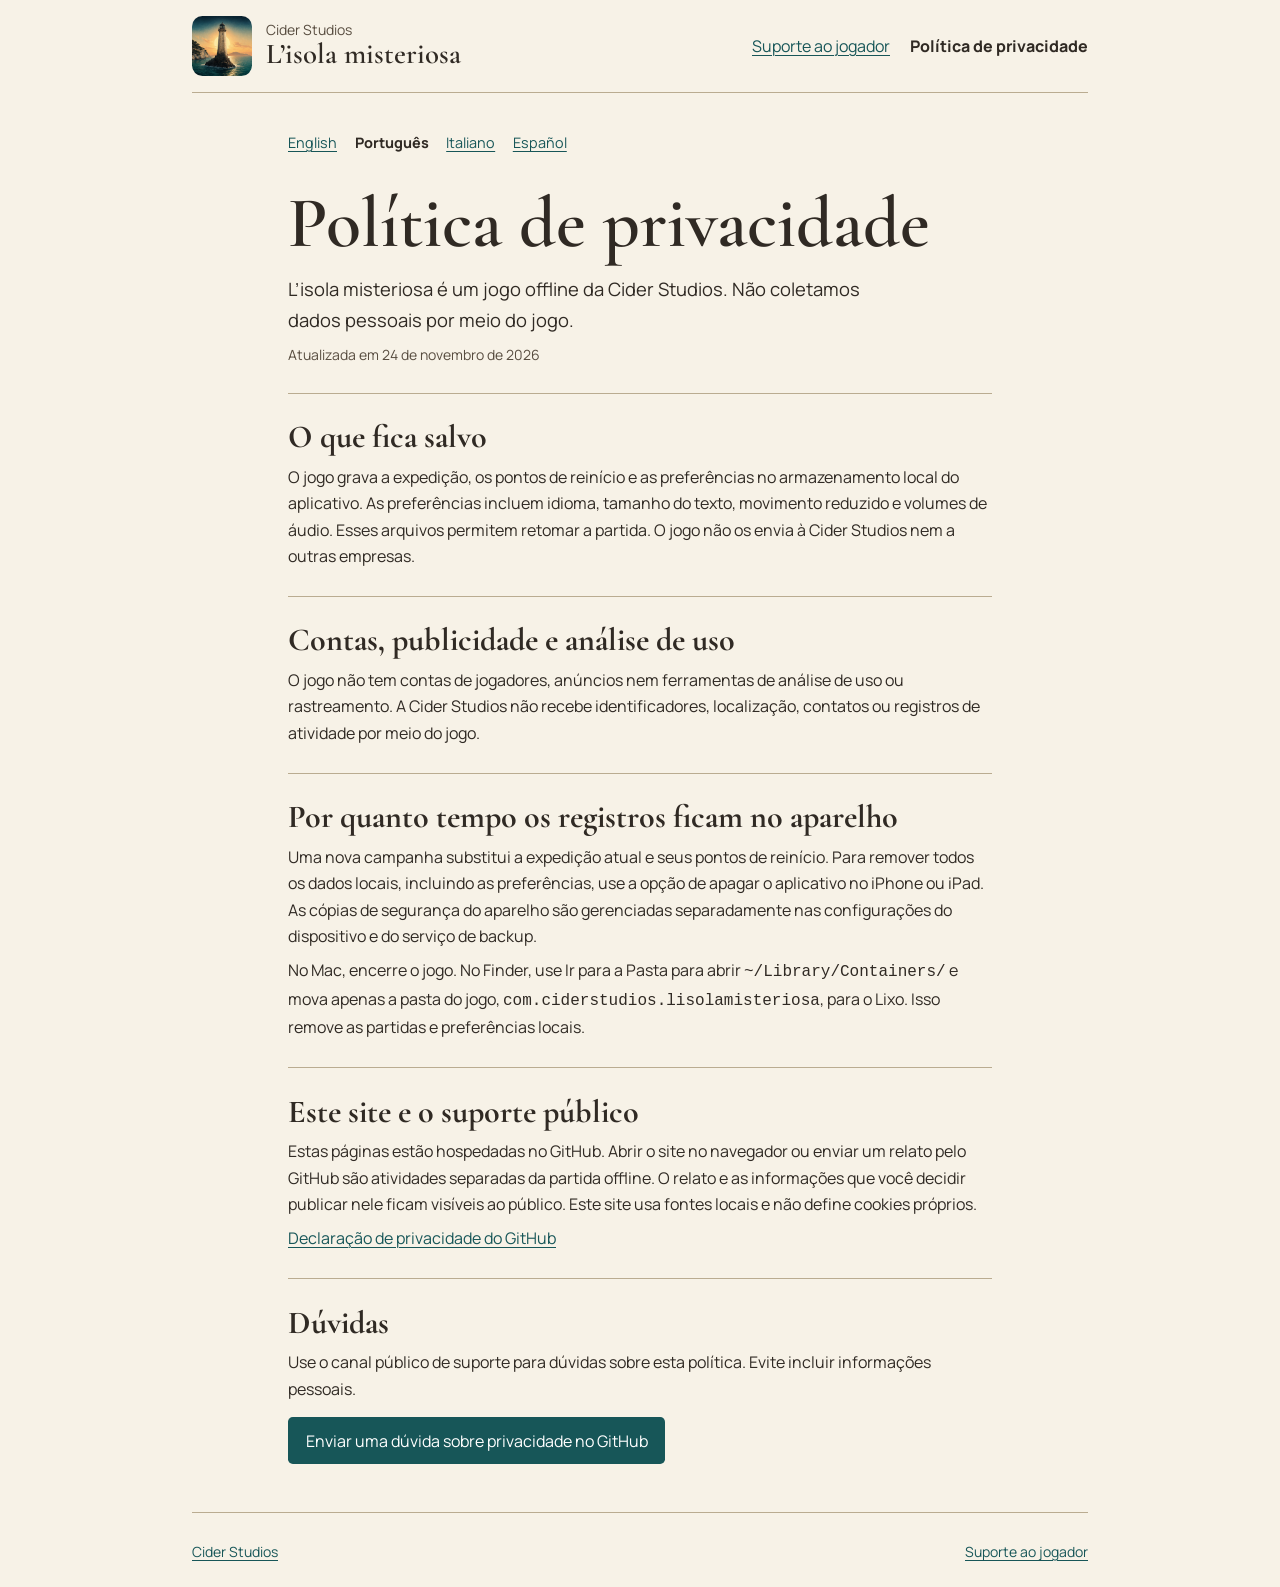
<file: pt/privacy.html>
<!doctype html>
<html lang="pt-BR">
<head>
  <meta charset="utf-8">
  <meta name="viewport" content="width=device-width, initial-scale=1">
  <meta name="description" content="L’isola misteriosa é um jogo offline da Cider Studios. Não coletamos dados pessoais por meio do jogo.">
  <title>Política de privacidade · L’isola misteriosa</title>
  <link rel="canonical" href="https://ciderstudios.github.io/lisola-misteriosa-site/pt/privacy.html">
  <link rel="alternate" hreflang="en" href="https://ciderstudios.github.io/lisola-misteriosa-site/privacy.html">
  <link rel="alternate" hreflang="pt-BR" href="https://ciderstudios.github.io/lisola-misteriosa-site/pt/privacy.html">
  <link rel="alternate" hreflang="it" href="https://ciderstudios.github.io/lisola-misteriosa-site/it/privacy.html">
  <link rel="alternate" hreflang="es" href="https://ciderstudios.github.io/lisola-misteriosa-site/es/privacy.html">
  <link rel="icon" href="../assets/lighthouse.png" type="image/png">
  <link rel="stylesheet" href="../style.css">
</head>
<body>
  <a class="skip" href="#main">Ir para o conteúdo</a>
  <header>
    <div class="brand"><img src="../assets/lighthouse.png" width="60" height="60" alt=""><div><span>Cider Studios</span><strong>L’isola misteriosa</strong></div></div>
    <nav class="primary" aria-label="Navegação"><a href="index.html">Suporte ao jogador</a><a href="privacy.html" aria-current="page">Política de privacidade</a></nav>
  </header>
  <main id="main">
    <nav class="languages" aria-label="Idiomas"><a lang="en" hreflang="en" href="../privacy.html">English</a><a lang="pt-BR" hreflang="pt-BR" href="../pt/privacy.html" aria-current="page">Português</a><a lang="it" hreflang="it" href="../it/privacy.html">Italiano</a><a lang="es" hreflang="es" href="../es/privacy.html">Español</a></nav>
    <h1>Política de privacidade</h1>
    <p class="intro">L’isola misteriosa é um jogo offline da Cider Studios. Não coletamos dados pessoais por meio do jogo.</p>
    <p class="date"><time datetime="2026-11-24">Atualizada em 24 de novembro de 2026</time></p>
    <section>
      <h2>O que fica salvo</h2>
      <p>O jogo grava a expedição, os pontos de reinício e as preferências no armazenamento local do aplicativo. As preferências incluem idioma, tamanho do texto, movimento reduzido e volumes de áudio. Esses arquivos permitem retomar a partida. O jogo não os envia à Cider Studios nem a outras empresas.</p>
    </section>
    <section>
      <h2>Contas, publicidade e análise de uso</h2>
      <p>O jogo não tem contas de jogadores, anúncios nem ferramentas de análise de uso ou rastreamento. A Cider Studios não recebe identificadores, localização, contatos ou registros de atividade por meio do jogo.</p>
    </section>
    <section>
      <h2>Por quanto tempo os registros ficam no aparelho</h2>
      <p>Uma nova campanha substitui a expedição atual e seus pontos de reinício. Para remover todos os dados locais, incluindo as preferências, use a opção de apagar o aplicativo no iPhone ou iPad. As cópias de segurança do aparelho são gerenciadas separadamente nas configurações do dispositivo e do serviço de backup.</p>
      <p>No Mac, encerre o jogo. No Finder, use Ir para a Pasta para abrir <code>~/Library/Containers/</code> e mova apenas a pasta do jogo, <code>com.ciderstudios.lisolamisteriosa</code>, para o Lixo. Isso remove as partidas e preferências locais.</p>
    </section>
    <section>
      <h2>Este site e o suporte público</h2>
      <p>Estas páginas estão hospedadas no GitHub. Abrir o site no navegador ou enviar um relato pelo GitHub são atividades separadas da partida offline. O relato e as informações que você decidir publicar nele ficam visíveis ao público. Este site usa fontes locais e não define cookies próprios.</p>
      <p><a href="https://docs.github.com/en/site-policy/privacy-policies/github-general-privacy-statement">Declaração de privacidade do GitHub</a></p>
    </section>
    <section>
      <h2>Dúvidas</h2>
      <p>Use o canal público de suporte para dúvidas sobre esta política. Evite incluir informações pessoais.</p>
      <p><a class="action" href="https://github.com/ciderstudios/lisola-misteriosa-site/issues">Enviar uma dúvida sobre privacidade no GitHub</a></p>
    </section>
  </main>
  <footer><a href="https://ciderstudios.app/">Cider Studios</a><a href="index.html">Suporte ao jogador</a></footer>
</body>
</html>
</file>
<file: style.css>
@font-face {
  font-family: Manrope;
  src: url("assets/Manrope.ttf") format("truetype");
  font-style: normal;
  font-weight: 200 800;
  font-display: swap;
}
@font-face {
  font-family: Cormorant;
  src: url("assets/CormorantGaramond.ttf") format("truetype");
  font-style: normal;
  font-weight: 300 700;
  font-display: swap;
}
:root { color-scheme: light; --paper: #f7f2e7; --ink: #302a24; --sea: #175658; --line: #baac91; --soft: #584d40; }
* { box-sizing: border-box; }
body { margin: 0; background: var(--paper); color: var(--ink); font: 1rem/1.65 Manrope, system-ui, sans-serif; }
header, main, footer { width: min(calc(100% - 2.5rem), 56rem); margin-inline: auto; }
header, footer, .brand, nav { display: flex; align-items: center; }
header, footer { flex-wrap: wrap; justify-content: space-between; gap: .75rem 2rem; padding-block: 1rem; }
header { border-bottom: 1px solid var(--line); }
.brand { gap: .85rem; }
.brand img { border-radius: .65rem; }
.brand span, .brand strong { display: block; line-height: 1.15; }
.brand span, .date, footer { font-size: .875rem; color: var(--soft); }
.brand strong { font: 600 1.8rem/1.1 Cormorant, Georgia, serif; }
nav { flex-wrap: wrap; gap: .25rem 1.25rem; }
a { color: var(--sea); text-decoration-thickness: .09em; text-underline-offset: .2em; }
a:focus-visible { outline: 3px solid var(--sea); outline-offset: 4px; }
nav a, footer a { display: inline-flex; align-items: center; min-height: 44px; }
nav [aria-current="page"] { color: var(--ink); font-weight: 750; text-decoration: none; }
main { max-width: 44rem; padding: 1.75rem 0 2.5rem; }
.languages { font-size: .9rem; gap: 0 1.1rem; }
h1, h2 { font-family: Cormorant, Georgia, serif; line-height: 1.12; text-wrap: balance; }
h1 { font-size: clamp(2.8rem, 7vw, 4.5rem); margin-block: 1.15rem .65rem; font-weight: 600; }
h2 { font-size: clamp(1.6rem, 4vw, 2rem); margin-block: 0 .55rem; font-weight: 700; }
p { margin: .5rem 0; }
.intro { font-size: 1.15rem; max-width: 55ch; }
section { padding-top: 1.6rem; margin-top: 1.65rem; border-top: 1px solid var(--line); }
.action { display: inline-block; background: var(--sea); color: white; padding: .65rem 1.1rem; border-radius: .3rem; text-decoration: none; margin-top: .45rem; }
.action:hover { text-decoration: underline; }
footer { border-top: 1px solid var(--line); }
.skip { position: absolute; left: .5rem; top: .5rem; transform: translateY(-150%); color: white; background: var(--sea); padding: .5rem .85rem; }
.skip:focus { transform: none; }
</file>
